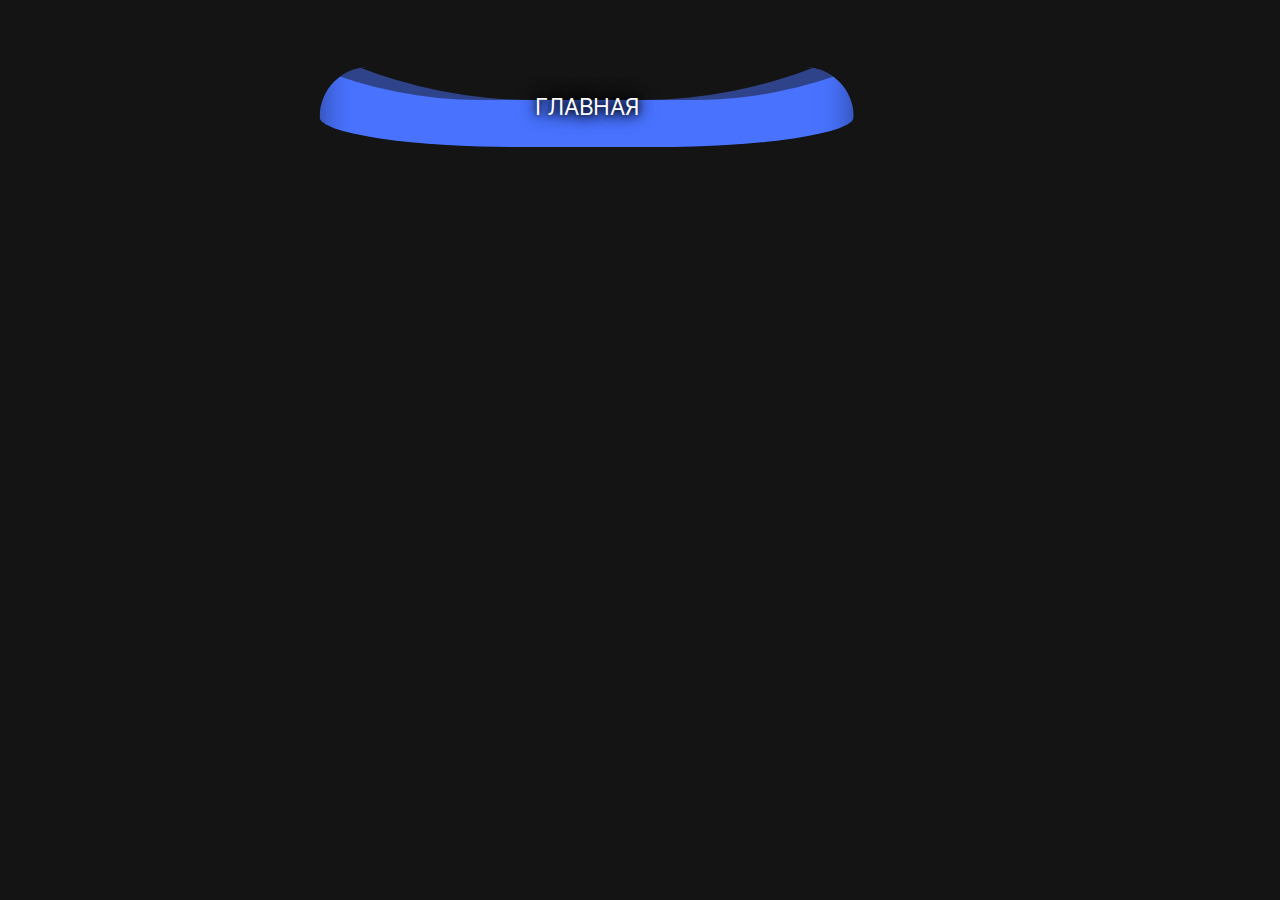
<file: index.html>
<!DOCTYPE html>
<html lang="ru">
<head>
    <meta charset="UTF-8">
    <meta name="viewport" content="width=device-width, initial-scale=1.0, shrink-to-fit=no">
    <meta name="description" content="another website">
    <title>Страницы</title>

    <link rel="stylesheet" href="font/stylesheet.css">
    <link rel="stylesheet" href="css/swiper-bundle.min.css">
    <link rel="stylesheet" href="css/style.css">

    <!--Стили для этой странички-->
    <style>
        body {
            padding: 10rem 0;
            background: rgba(20, 20, 20, 1);
            display: flex;
            flex-direction: column;
            align-items: center;
            justify-content: center;
        }

        a {
            position: relative;
            padding: 4rem 5rem;
            display: block;
            margin-bottom: 2rem;
            text-transform: uppercase;
            width: 80rem;
            overflow: hidden;
            border-radius: 10rem 10rem 50% 50%;
        }

        a:nth-child(even) {
            transform: translateX(10%);
        }

        a:nth-child(odd) {
            transform: translateX(-10%);
        }

        a span {
            position: relative;
            display: block;
            text-align: center;
            color: #fff;
            font-size: 3.4rem;
            z-index: 1;
            text-shadow: 0 0 1rem rgba(0, 0, 0, 1),
            0 0 2rem rgba(0, 0, 0, 1),
            0 0 3rem rgba(0, 0, 0, 1);
        }

        a div {
            position: absolute;
            top: -35rem;
            left: 0;
            width: 100%;
            height: 80rem;
            background: #4973ff;
            box-shadow: inset 0 0 5rem rgba(0, 0, 0, 0.5);
            transition: 0.5s;
        }
        a:nth-child(3n) div {
            background: #a100ff;
        }
        a:nth-child(3n - 1) div {
            background: #ff35ee;
        }

        a div::after,
        a div::before {
            content: '';
            width: 200%;
            height: 200%;
            position: absolute;
            top: 0;
            left: 50%;
            transform: translate(-50%, -75%);
            background: #000;
        }

        a div::before {
            border-radius: 45%;
            background: rgba(20, 20, 20, 1);
            animation: animate 5s linear infinite;
        }

        a div::after {
            border-radius: 40%;
            background: rgba(20, 20, 20, 0.5);
            animation: animate 10s linear infinite;
        }

        a:hover div {
            transform: translateY(-15rem);
        }

        @media (max-width: 48em) {
            a {
                width: 100%;
                margin-bottom: 4rem;
            }

            a:nth-child(n) {
                transform: translateX(0);
            }

            a div {
                top: -32rem;
                height: 75rem;
            }
        }

        @keyframes animate {
            0% {
                transform: translate(-50%, -75%) rotate(0deg);
            }

            100% {
                transform: translate(-50%, -75%) rotate(360deg);
            }
        }
    </style>
    <!--/Стили для этой странички-->
</head>
<body>

<a href="./main.html" target="_blank">
    <span>Главная</span>
    <div></div>
</a>


<script src="js/jquery-3.6.0.min.js"></script>
<script src="js/swiper-bundle.min.js"></script>
<script src="js/swiper.js"></script>
<script src="js/main.js"></script>
</body>
</html>
</file>
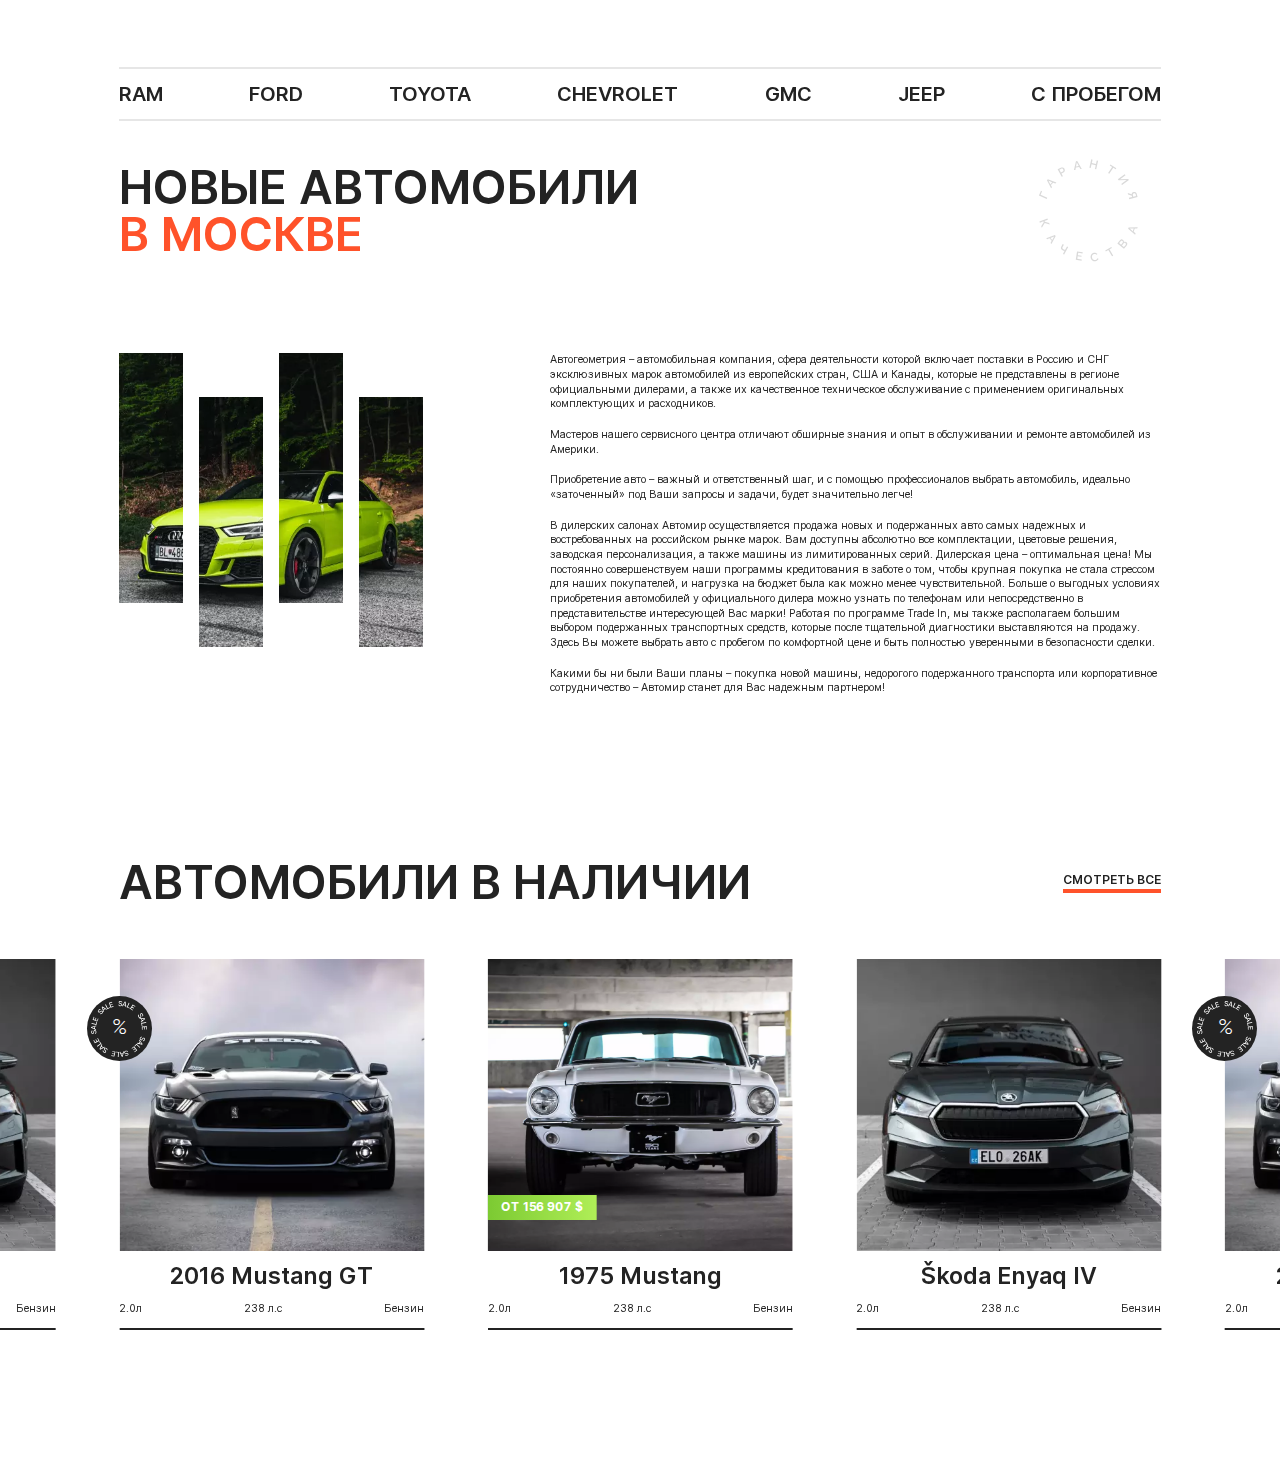
<file: main.html>
<!DOCTYPE html>
<html lang="ru">
<head>
    <meta charset="UTF-8">
    <meta name="viewport" content="width=device-width, initial-scale=1.0, shrink-to-fit=no">
    <meta name="description" content="another website">
    <title>Страница</title>

    <link rel="stylesheet" href="font/stylesheet.css">
    <link rel="stylesheet" href="css/swiper-bundle.min.css">
    <link rel="stylesheet" href="css/style.css">
</head>
<body style="padding-top: 10rem">


<main>
    <section class="about">
        <div class="container">
            <ul class="about__header">
                <li>
                    <a href="">RAM</a>
                </li>
                <li>
                    <a href="">FORD</a>
                </li>
                <li>
                    <a href="">TOYOTA</a>
                </li>
                <li>
                    <a href="">CHEVROLET</a>
                </li>
                <li>
                    <a href="">GMC</a>
                </li>
                <li>
                    <a href="">JEEP</a>
                </li>
                <li>
                    <a href="">С ПРОБЕГОМ</a>
                </li>
            </ul>
            <div class="about__title-block">
                <h1 class="about__title">
                    новые автомобили
                    <span class="orange">В&nbsp;Москве</span>
                </h1>
                <div class="about__circle-text">
                    <img src="img/circle-text.svg" alt="">
                </div>
            </div>
            <div class="about__content">
                <div class="about__img-block">
                    <img src="img/about-img.webp" alt="">
                    <div></div><div></div><div></div><div></div>
                </div>
                <article class="about__text-box">
                    <p>
                        Автогеометрия – автомобильная компания, сфера деятельности которой включает поставки в Россию и
                        СНГ эксклюзивных марок автомобилей из европейских стран, США и Канады, которые не представлены в
                        регионе официальными дилерами, а также их качественное техническое обслуживание с применением
                        оригинальных комплектующих и расходников.
                    </p>
                    <p>
                        Мастеров нашего сервисного центра отличают обширные знания и опыт в обслуживании и ремонте
                        автомобилей из Америки.
                    </p>
                    <p>
                        Приобретение авто – важный и ответственный шаг, и с помощью профессионалов выбрать автомобиль,
                        идеально «заточенный» под Ваши запросы и задачи, будет значительно легче!
                    </p>
                    <p>
                        В дилерских салонах Автомир осуществляется продажа новых и подержанных авто самых надежных и
                        востребованных на российском рынке марок.
                        Вам доступны абсолютно все комплектации, цветовые решения, заводская персонализация, а также
                        машины из лимитированных серий.
                        Дилерская цена – оптимальная цена! Мы постоянно совершенствуем наши программы кредитования в
                        заботе о том, чтобы крупная покупка не стала стрессом для наших покупателей, и нагрузка на
                        бюджет была как можно менее чувствительной. Больше о выгодных условиях приобретения автомобилей
                        у официального дилера можно узнать по телефонам или непосредственно в представительстве
                        интересующей Вас марки!
                        Работая по программе Trade In, мы также располагаем большим выбором подержанных транспортных
                        средств, которые после тщательной диагностики выставляются на продажу. Здесь Вы можете выбрать
                        авто с пробегом по комфортной цене и быть полностью уверенными в безопасности сделки.
                    </p>
                    <p>
                        Какими бы ни были Ваши планы – покупка новой машины, недорогого подержанного транспорта или
                        корпоративное сотрудничество – Автомир станет для Вас надежным партнером!
                    </p>
                </article>
            </div>
        </div>
    </section>
    <section class="catalog-slider">
        <div class="container">
            <div class="catalog-slider__title-block">
                <h2 class="catalog-slider__title">
                    Автомобили в наличии
                </h2>
                <a href="" class="catalog-slider__link">смотреть все</a>
            </div>
            <div class="catalog-slider__slider swiper">
                <div class="swiper-wrapper">
                    <a href="" class="catalog-slider__item swiper-slide">
                        <div class="catalog-slider__sale">
                            <img src="img/catalog-sale-icon-text.svg" alt="">
                            <span>%</span>
                        </div>
                        <div class="catalog-slider__img-box">
                            <img src="img/catalog-slider-img1.webp" alt="">
                        </div>
                        <h2 class="catalog-slider__item-title">
                            2016 Mustang GT
                        </h2>
                        <div class="catalog-slider__item-footer">
                            <p>2.0л</p>
                            <p>238 л.с</p>
                            <p>Бензин</p>
                        </div>
                    </a>
                    <a href="" class="catalog-slider__item swiper-slide">
                        <div class="catalog-slider__img-box">
                            <img src="img/catalog-slider-img2.webp" alt="">
                            <p class="catalog-slider__price">от 156 907 $</p>
                        </div>
                        <h2 class="catalog-slider__item-title">
                            1975 Mustang
                        </h2>
                        <div class="catalog-slider__item-footer">
                            <p>2.0л</p>
                            <p>238 л.с</p>
                            <p>Бензин</p>
                        </div>
                    </a>
                    <a href="" class="catalog-slider__item swiper-slide">
                        <div class="catalog-slider__img-box">
                            <img src="img/catalog-slider-img3.webp" alt="">
                        </div>
                        <h2 class="catalog-slider__item-title">
                            Škoda Enyaq IV
                        </h2>
                        <div class="catalog-slider__item-footer">
                            <p>2.0л</p>
                            <p>238 л.с</p>
                            <p>Бензин</p>
                        </div>
                    </a>
                </div>
            </div>
        </div>
    </section>
</main>


<script src="js/jquery-3.6.0.min.js"></script>
<script src="js/swiper-bundle.min.js"></script>
<script src="js/swiper.js"></script>
</body>
</html>
</file>
<file: font/stylesheet.css>
@font-face {
    font-family: 'Inter';
    src: url('Inter-Regular.eot');
    src: local('Inter Regular'), local('Inter-Regular'),
        url('Inter-Regular.eot?#iefix') format('embedded-opentype'),
        url('Inter-Regular.woff2') format('woff2'),
        url('Inter-Regular.woff') format('woff'),
        url('Inter-Regular.ttf') format('truetype');
    font-weight: normal;
    font-style: normal;
}

@font-face {
    font-family: 'Inter';
    src: url('Inter-SemiBold.eot');
    src: local('Inter Semi Bold'), local('Inter-SemiBold'),
        url('Inter-SemiBold.eot?#iefix') format('embedded-opentype'),
        url('Inter-SemiBold.woff2') format('woff2'),
        url('Inter-SemiBold.woff') format('woff'),
        url('Inter-SemiBold.ttf') format('truetype');
    font-weight: 600;
    font-style: normal;
}

@font-face {
    font-family: 'Inter';
    src: url('Inter-Bold.eot');
    src: local('Inter Bold'), local('Inter-Bold'),
        url('Inter-Bold.eot?#iefix') format('embedded-opentype'),
        url('Inter-Bold.woff2') format('woff2'),
        url('Inter-Bold.woff') format('woff'),
        url('Inter-Bold.ttf') format('truetype');
    font-weight: bold;
    font-style: normal;
}

@font-face {
    font-family: 'Gilroy';
    src: url('Gilroy-Light.eot');
    src: local('Gilroy Light'), local('Gilroy-Light'),
    url('Gilroy-Light.eot?#iefix') format('embedded-opentype'),
    url('Gilroy-Light.woff2') format('woff2'),
    url('Gilroy-Light.woff') format('woff'),
    url('Gilroy-Light.ttf') format('truetype');
    font-weight: 300;
    font-style: normal;
}
</file>
<file: css/style.css>
*,
*::before,
*::after {
  -webkit-box-sizing: border-box;
          box-sizing: border-box;
}

html {
  font-family: "Inter";
  font-size: 0.5208335vw;
  font-style: normal;
  font-weight: normal;
  -webkit-animation: bugfix infinite 1s;
  line-height: 1.2;
  margin: 0;
  padding: 0;
}

body {
  font-style: normal;
  font-weight: normal;
  -webkit-animation: bugfix infinite 1s;
  line-height: 1.2;
  margin: 0;
  padding: 0;
  color: #232323;
  background-color: #FFFFFF;
}

input,
textarea {
  -webkit-animation: bugfix infinite 1s;
  line-height: inherit;
  margin: 0;
  padding: 0;
  background-color: transparent;
  border: none;
  color: inherit;
}

a {
  color: unset;
}

a,
a:hover {
  text-decoration: none;
}

button,
input,
a,
textarea {
  outline: none;
  cursor: pointer;
  font: inherit;
}
button:focus,
input:focus,
a:focus,
textarea:focus {
  outline: none;
}
button:active,
input:active,
a:active,
textarea:active {
  outline: none;
}

h1,
h2,
h3,
h4,
h5,
h6 {
  font: inherit;
  margin: 0;
  padding: 0;
}

p {
  margin-top: 0;
  margin-bottom: 0;
}

img {
  width: 100%;
  height: auto;
  display: block;
}

button {
  border: none;
  color: inherit;
  font: inherit;
  text-align: inherit;
  padding: 0;
  background-color: transparent;
}

ul {
  padding: 0;
  margin: 0;
}

ul li {
  margin: 0;
  padding: 0;
  list-style: none;
}

.container {
  width: 156.2rem;
  margin: 0 auto;
}

input[type=number]::-webkit-inner-spin-button,
input[type=number]::-webkit-outer-spin-button {
  -webkit-appearance: none;
  margin: 0;
}

input[type=number] {
  -moz-appearance: textfield;
}

@media (max-width: 48em) {
  html {
    font-size: 5px;
    font-size: 1.5625vw;
    font-size: 1.2077294686vw;
    -webkit-text-size-adjust: none;
  }
  body {
    -webkit-text-size-adjust: none;
  }
  .container {
    padding: 0 4rem;
    width: 100%;
  }
}
.about {
  margin-bottom: 22rem;
}
.about__header {
  display: -webkit-box;
  display: -ms-flexbox;
  display: flex;
  -webkit-box-align: center;
      -ms-flex-align: center;
          align-items: center;
  -webkit-box-pack: justify;
      -ms-flex-pack: justify;
          justify-content: space-between;
  gap: 7rem;
  padding: 2rem 0;
  margin-bottom: 2rem;
  border-top: 2px solid #E6E6E6;
  border-bottom: 2px solid #E6E6E6;
  font-weight: 600;
  font-size: 3rem;
  overflow: auto;
}
.about__header > li {
  -webkit-box-flex: 0;
      -ms-flex: none;
          flex: none;
}
.about__header > li:hover {
  color: #FF522A;
}
.about__title-block {
  display: -webkit-box;
  display: -ms-flexbox;
  display: flex;
  -webkit-box-align: center;
      -ms-flex-align: center;
          align-items: center;
  -webkit-box-pack: justify;
      -ms-flex-pack: justify;
          justify-content: space-between;
  gap: 3rem;
  margin-bottom: 10rem;
}
.about__circle-text {
  width: 20.5rem;
  height: 22.8rem;
}
.about__circle-text > img {
  width: 100%;
  height: 100%;
  -o-object-fit: contain;
     object-fit: contain;
}
.about__title {
  width: 79rem;
  font-weight: 600;
  font-size: 7rem;
  line-height: 7rem;
  text-transform: uppercase;
}
.about__title .orange {
  color: #FF522A;
}
.about__content {
  display: -webkit-box;
  display: -ms-flexbox;
  display: flex;
  -webkit-box-pack: justify;
      -ms-flex-pack: justify;
          justify-content: space-between;
}
.about__img-block {
  position: relative;
  display: -webkit-box;
  display: -ms-flexbox;
  display: flex;
  -webkit-box-pack: justify;
      -ms-flex-pack: justify;
          justify-content: space-between;
  width: 45.6rem;
  height: 44rem;
}
.about__img-block > div {
  width: 21%;
  height: 85%;
  background: black;
}
.about__img-block > div:nth-child(odd) {
  -ms-flex-item-align: end;
      align-self: flex-end;
}
.about__img-block > img {
  position: absolute;
  left: 0;
  top: 0;
  width: 100%;
  height: 100%;
  -o-object-fit: cover;
     object-fit: cover;
  mix-blend-mode: screen;
}
.about__text-box {
  width: 91.6rem;
  font-weight: 400;
  font-size: 1.6rem;
  line-height: 2.2rem;
}
.about__text-box > * {
  margin-bottom: 2.4rem;
}

@media (max-width: 48em) {
  .about {
    margin-bottom: 20rem;
  }
  .about__header {
    padding: 4rem 0;
    margin-bottom: 12rem;
    font-size: 5rem;
  }
  .about__circle-text {
    display: none;
  }
  .about__title {
    width: 100%;
    margin-bottom: 8rem;
    font-size: 6.8rem;
    line-height: 6.8rem;
  }
  .about__content {
    display: block;
  }
  .about__img-block {
    width: 100%;
    height: 72.2rem;
    margin-bottom: 8rem;
  }
  .about__text-box {
    width: 100%;
    font-size: 3rem;
    line-height: 4.2rem;
  }
  .about__text-box > * {
    margin-bottom: 4.4rem;
  }
}
.catalog-slider {
  width: 100%;
  margin-bottom: 22rem;
  overflow: hidden;
}
.catalog-slider__title-block {
  display: -webkit-box;
  display: -ms-flexbox;
  display: flex;
  -webkit-box-align: center;
      -ms-flex-align: center;
          align-items: center;
  -webkit-box-pack: justify;
      -ms-flex-pack: justify;
          justify-content: space-between;
  gap: 3rem;
  margin-bottom: 8rem;
}
.catalog-slider__title {
  font-weight: 600;
  font-size: 7rem;
  line-height: 7rem;
  text-transform: uppercase;
}
.catalog-slider__link {
  font-weight: 600;
  font-size: 1.8rem;
  line-height: 2.7rem;
  text-transform: uppercase;
  border-bottom: 4px solid #FF522A;
}
.catalog-slider__link:hover {
  color: #FF522A;
}
.catalog-slider__slider {
  padding: 0 17.9rem;
  margin: 0 -17.9rem;
}
.catalog-slider__item {
  position: relative;
}
.catalog-slider__item:hover .catalog-slider__img-box > img {
  -webkit-transform: scale(1.1);
          transform: scale(1.1);
}
.catalog-slider__sale {
  position: absolute;
  left: 0;
  top: 5.6rem;
  z-index: 1;
  display: -webkit-box;
  display: -ms-flexbox;
  display: flex;
  -webkit-box-align: center;
      -ms-flex-align: center;
          align-items: center;
  -webkit-box-pack: center;
      -ms-flex-pack: center;
          justify-content: center;
  width: 9.8rem;
  height: 9.8rem;
  -webkit-transform: translateX(-50%);
          transform: translateX(-50%);
  border-radius: 100%;
  background: #232323;
  font-family: "Gilroy";
  font-weight: 300;
  font-size: 3.2rem;
  color: white;
}
.catalog-slider__sale > img {
  position: absolute;
  width: 9rem;
  height: 9rem;
  -o-object-fit: contain;
     object-fit: contain;
}
.catalog-slider__img-box {
  position: relative;
  width: 100%;
  height: 43.8rem;
  margin-bottom: 2rem;
  overflow: hidden;
}
.catalog-slider__img-box > img {
  width: 100%;
  height: 100%;
  -o-object-fit: cover;
     object-fit: cover;
  -webkit-transition: -webkit-transform 0.7s ease;
  transition: -webkit-transform 0.7s ease;
  transition: transform 0.7s ease;
  transition: transform 0.7s ease, -webkit-transform 0.7s ease;
}
.catalog-slider__price {
  position: absolute;
  left: 0;
  bottom: 4.6rem;
  padding: 0.8rem 2rem;
  background: linear-gradient(89.33deg, #7CCA32 0.38%, #B8F45D 115.96%);
  font-weight: 700;
  font-size: 1.8rem;
  line-height: 2.2rem;
  text-transform: uppercase;
  color: white;
}
.catalog-slider__item-title {
  margin-bottom: 2rem;
  font-weight: 600;
  font-size: 3.5rem;
  line-height: 3.5rem;
  text-align: center;
}
.catalog-slider__item-footer {
  display: -webkit-box;
  display: -ms-flexbox;
  display: flex;
  -webkit-box-align: center;
      -ms-flex-align: center;
          align-items: center;
  -webkit-box-pack: justify;
      -ms-flex-pack: justify;
          justify-content: space-between;
  gap: 1rem;
  padding-bottom: 1.8rem;
  border-bottom: 2px solid #232323;
  font-weight: 400;
  font-size: 1.6rem;
  line-height: 2.3rem;
}

@media (max-width: 48em) {
  .catalog-slider {
    margin-bottom: 20rem;
  }
  .catalog-slider__title-block {
    -webkit-box-orient: vertical;
    -webkit-box-direction: normal;
        -ms-flex-direction: column;
            flex-direction: column;
    -webkit-box-pack: normal;
        -ms-flex-pack: normal;
            justify-content: normal;
    gap: 4rem;
    margin-bottom: 0;
    text-align: center;
  }
  .catalog-slider__title {
    font-size: 6.8rem;
    line-height: 6.8rem;
  }
  .catalog-slider__link {
    font-size: 3.2rem;
    line-height: 4.8rem;
  }
  .catalog-slider__slider {
    padding: 8rem 4rem 0 4rem;
    margin: 0 -4rem;
  }
  .catalog-slider__sale {
    position: absolute;
    left: 2.2rem;
    top: 0;
    width: 11.2rem;
    height: 11.2rem;
    -webkit-transform: translateY(-50%);
            transform: translateY(-50%);
    font-size: 6.4rem;
  }
  .catalog-slider__sale > img {
    display: none;
  }
  .catalog-slider__sale > span {
    -webkit-transform: translateY(2px);
            transform: translateY(2px);
  }
  .catalog-slider__img-box {
    height: 68.4rem;
    margin-bottom: 3rem;
  }
  .catalog-slider__price {
    bottom: 7.2rem;
    padding: 1.6rem 5rem;
    font-size: 3.2rem;
    line-height: 4.8rem;
  }
  .catalog-slider__item-title {
    margin-bottom: 2.8rem;
    font-size: 5rem;
    line-height: 5rem;
  }
  .catalog-slider__item-footer {
    gap: 2rem;
    font-size: 3rem;
    line-height: 4.2rem;
  }
}
body.lock {
  overflow: hidden;
}

@media (min-width: 48.01em) {
  .mobile {
    display: none;
  }
}
@media (max-width: 48em) {
  .desktop {
    display: none;
  }
}
</file>
